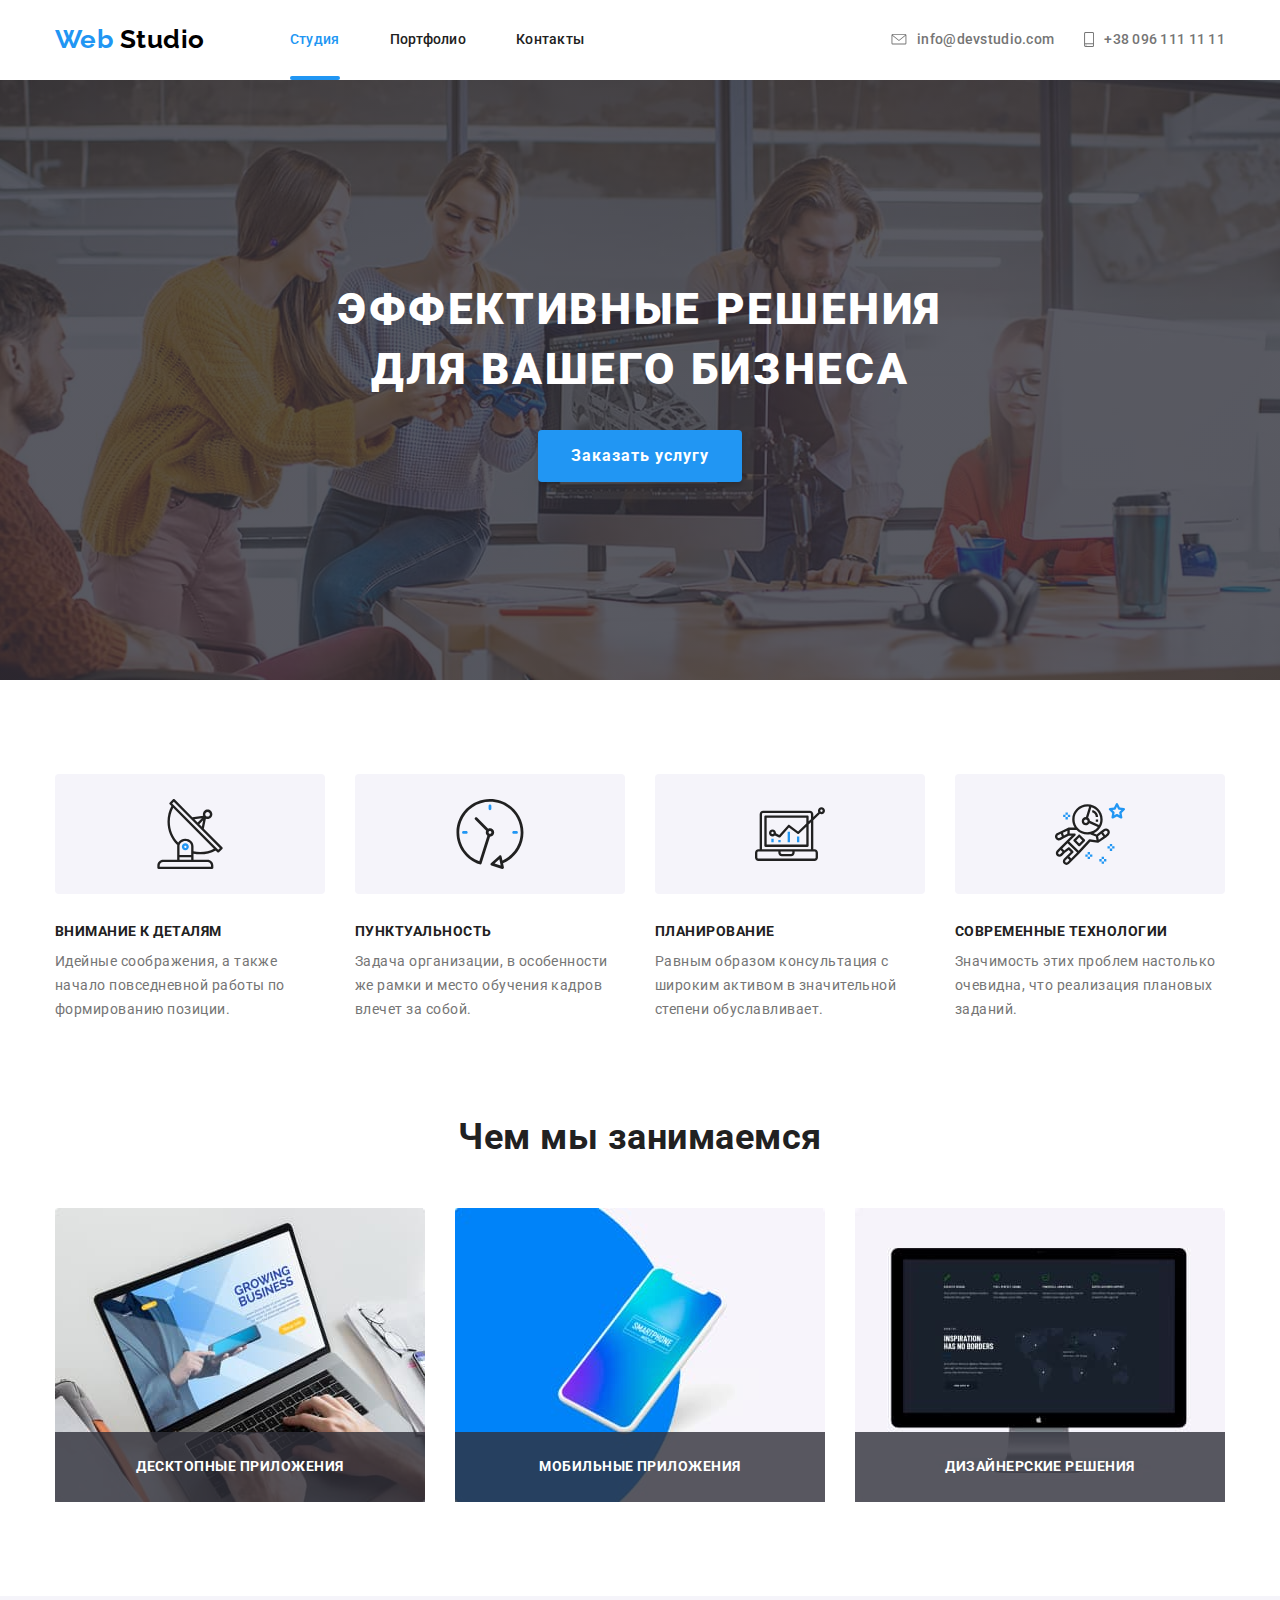
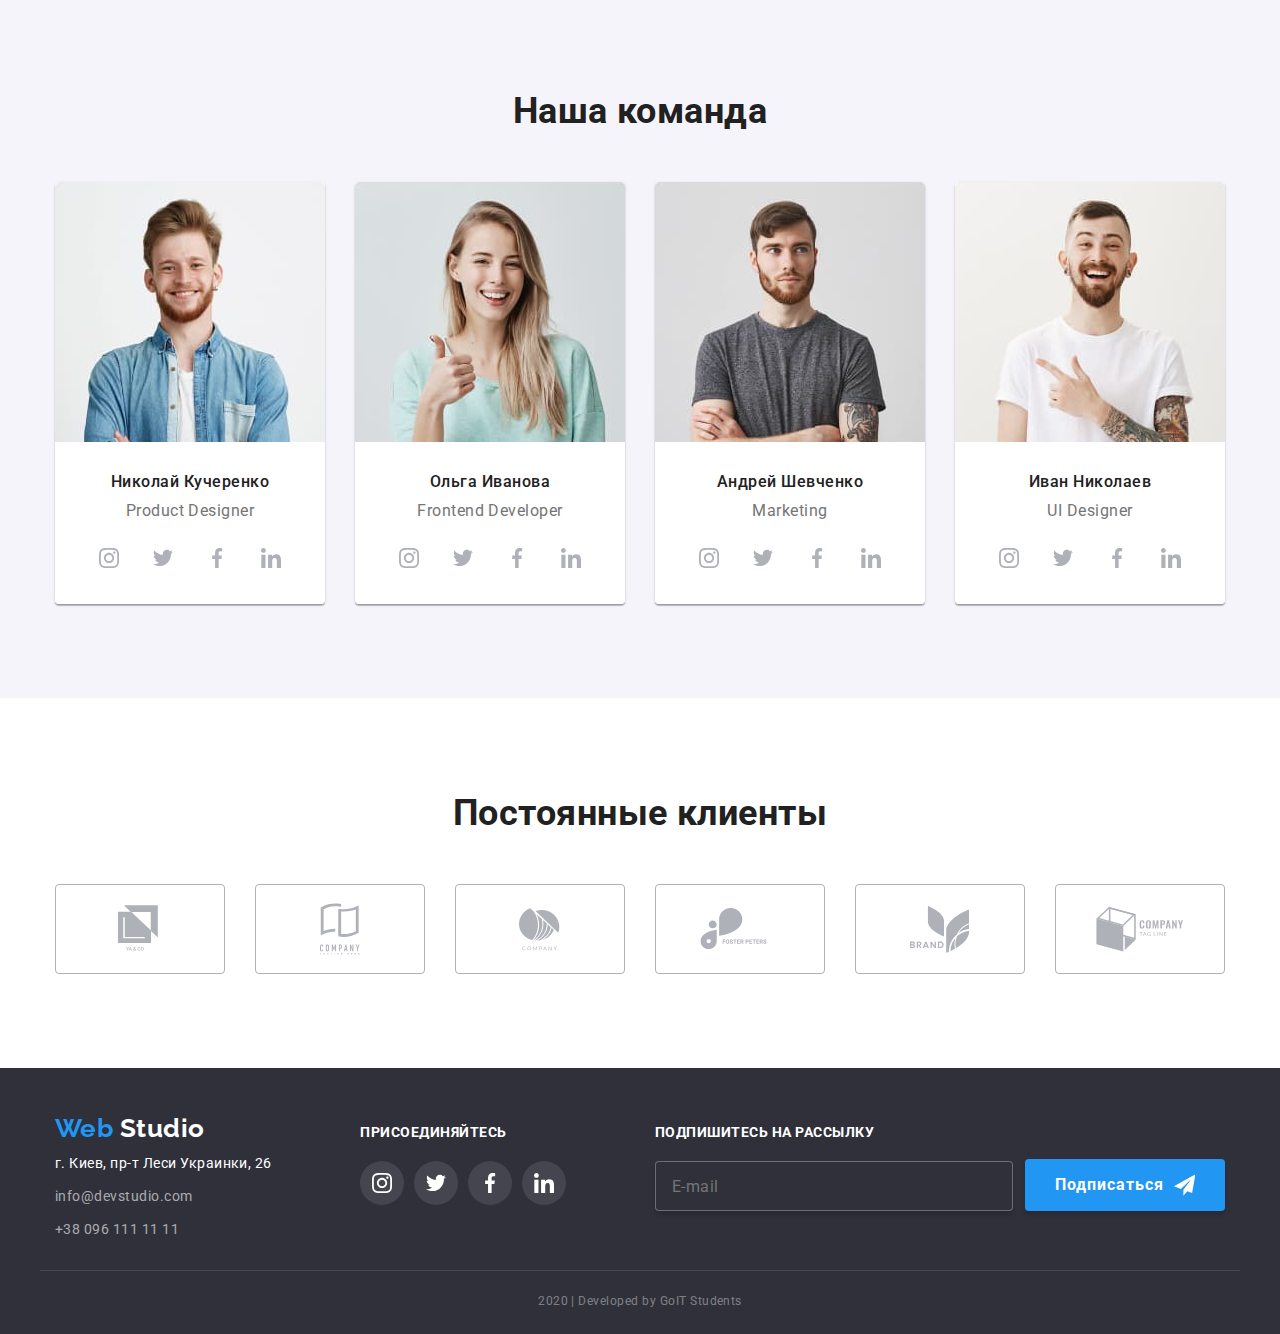
<file: index.html>
<!DOCTYPE html>
<html lang="ru">
  <head>
    <meta charset="UTF-8" />
    <meta name="viewport" content="width=device-width, initial-scale=1.0" />
    <title>Web Studio</title>
    <link
      href="https://fonts.googleapis.com/css2?family=Raleway:wght@700&family=Roboto:wght@400;500;700;900&display=swap"
      rel="stylesheet"
    />
    <link rel="stylesheet" href="./css/main.min.css" />
  </head>
  <body>
    <!-- Header -->
    <header class="page-header">
      <div class="container main-nav">
        <nav class="main-nav">
          <a href="./index.html" class="logo">
            <span class="logo-blue">Web</span> Studio
          </a>

          <!-- Navigation -->
          <ul class="site-nav list">
            <li class="item">
              <a href="./index.html" class="link current">Студия</a>
            </li>
            <li class="item">
              <a href="./portfolio.html" class="link">Портфолио</a>
            </li>
            <li class="item"><a href="/" class="link">Контакты</a></li>
          </ul>
        </nav>
        <div class="header-contacts">
          <ul class="contact-list">
            <li class="item">
              <a href="mailto:info@devstudio.com" class="contact-nav mail">
                <svg class="nav-icon">
                  <use href="./images/sprite.svg#icon-envelope"></use>
                </svg>
                info@devstudio.com</a
              >
            </li>
            <li class="item">
              <a href="tel:+380961111111" class="contact-nav tel">
                <svg class="nav-icon">
                  <use href="./images/sprite.svg#icon-smartphone"></use>
                </svg>
                +38 096 111 11 11</a
              >
            </li>
          </ul>
        </div>
      </div>
    </header>

    <!-- Hero -->
    <main>
      <div class="overlay">
        <section class="hero">
          <h1 class="hero-title">
            эффективные решения<br />для вашего бизнеса
          </h1>
          <button class="button-hero" type="submit" data-modal-open>
            Заказать услугу
          </button>
        </section>
      </div>

      <!-- Functions -->
      <section class="functions">
        <div class="container">
          <h2 class="visually-hidden">Функции</h2>
          <ul class="functions-list">
            <li class="item">
              <div class="icon-frame">
                <svg class="functions-icon">
                  <use href="./images/sprite.svg#icon-antenna"></use>
                </svg>
              </div>
              <h3 class="functions-title">Внимание к деталям</h3>
              <p class="functions-text">
                Идейные соображения, а также начало повседневной работы по
                формированию позиции.
              </p>
            </li>
            <li class="item">
              <div class="icon-frame">
                <svg class="functions-icon">
                  <use href="./images/sprite.svg#icon-clock"></use>
                </svg>
              </div>
              <h3 class="functions-title">Пунктуальность</h3>
              <p class="functions-text">
                Задача организации, в особенности же рамки и место обучения
                кадров влечет за собой.
              </p>
            </li>
            <li class="item">
              <div class="icon-frame">
                <svg class="functions-icon">
                  <use href="./images/sprite.svg#icon-diagram"></use>
                </svg>
              </div>
              <h3 class="functions-title">Планирование</h3>
              <p class="functions-text">
                Равным образом консультация с широким активом в значительной
                степени обуславливает.
              </p>
            </li>
            <li class="item">
              <div class="icon-frame">
                <svg class="functions-icon">
                  <use href="./images/sprite.svg#icon-astronaut"></use>
                </svg>
              </div>
              <h3 class="functions-title">Современные технологии</h3>
              <p class="functions-text">
                Значимость этих проблем настолько очевидна, что реализация
                плановых заданий.
              </p>
            </li>
          </ul>
        </div>
      </section>

      <!-- What are we doing -->
      <section class="work">
        <div class="container">
          <h2 class="work-title">Чем мы занимаемся</h2>
          <ul class="work-list">
            <li class="work-item">
              <a class="item" href="/">
                <img
                  src="./images/notebook.jpg"
                  alt="Изображение ноутбука"
                  width="370"
              /></a>
              <h3 class="work-text-white">Десктопные приложения</h3>
            </li>
            <li class="work-item">
              <a class="item" href="/">
                <img
                  src="./images/smartphone.jpg"
                  alt="Изображение смартфона"
                  width="370"
              /></a>
              <h3 class="work-text-white">Мобильные приложения</h3>
            </li>
            <li class="work-item">
              <a class="item" href="/">
                <img
                  src="./images/desktop.jpg"
                  alt="Изображение рабочего стола"
                  width="370"
              /></a>
              <h3 class="work-text-white">Дизайнерские решения</h3>
            </li>
          </ul>
        </div>
      </section>

      <!-- Team -->
      <section class="team">
        <div class="container">
          <h2 class="team-title">Наша команда</h2>
          <ul class="team-list">
            <li class="team-item">
              <div class="team-photo">
                <img
                  src="./images/nikolai.jpg"
                  alt="Дизайнер продукта"
                  width="270"
                />
              </div>
              <div class="team-item-info">
                <h3 class="team-list-item">Николай Кучеренко</h3>
                <p class="team-text">Product Designer</p>
                <ul class="social-list">
                  <li class="item">
                    <a
                      href="/"
                      class="social-link"
                      aria-label="Ссылка на Инстаграмм"
                    >
                      <svg class="social-icon">
                        <use href="./images/sprite.svg#icon-instagram"></use>
                      </svg>
                    </a>
                  </li>
                  <li class="item">
                    <a
                      href="/"
                      class="social-link"
                      aria-label="Ссылка на Твиттер"
                    >
                      <svg class="social-icon">
                        <use href="./images/sprite.svg#icon-twitter"></use></svg
                    ></a>
                  </li>
                  <li class="item">
                    <a
                      href="/"
                      class="social-link"
                      aria-label="Ссылка на Фейсбук"
                    >
                      <svg class="social-icon">
                        <use
                          href="./images/sprite.svg#icon-facebook"
                        ></use></svg
                    ></a>
                  </li>
                  <li class="item">
                    <a
                      href="/"
                      class="social-link"
                      aria-label="Ссылка на Линкедин"
                    >
                      <svg class="social-icon">
                        <use
                          href="./images/sprite.svg#icon-linkedin"
                        ></use></svg
                    ></a>
                  </li>
                </ul>
              </div>
            </li>
            <li class="team-item">
              <div class="team-photo">
                <img
                  src="./images/olga.jpg"
                  alt="Фронтенд разработчик"
                  width="270"
                />
              </div>
              <div class="team-item-info">
                <h3 class="team-list-item">Ольга Иванова</h3>
                <p class="team-text">Frontend Developer</p>
                <ul class="social-list">
                  <li class="item">
                    <a
                      href="/"
                      class="social-link"
                      aria-label="Ссылка на Инстаграмм"
                    >
                      <svg class="social-icon">
                        <use href="./images/sprite.svg#icon-instagram"></use>
                      </svg>
                    </a>
                  </li>
                  <li class="item">
                    <a
                      href="/"
                      class="social-link"
                      aria-label="Ссылка на Твиттер"
                    >
                      <svg class="social-icon">
                        <use href="./images/sprite.svg#icon-twitter"></use></svg
                    ></a>
                  </li>
                  <li class="item">
                    <a
                      href="/"
                      class="social-link"
                      aria-label="Ссылка на Фейсбук"
                    >
                      <svg class="social-icon">
                        <use
                          href="./images/sprite.svg#icon-facebook"
                        ></use></svg
                    ></a>
                  </li>
                  <li class="item">
                    <a
                      href="/"
                      class="social-link"
                      aria-label="Ссылка на Линкедин"
                    >
                      <svg class="social-icon">
                        <use
                          href="./images/sprite.svg#icon-linkedin"
                        ></use></svg
                    ></a>
                  </li>
                </ul>
              </div>
            </li>
            <li class="team-item">
              <div class="team-photo">
                <img src="./images/andrei.jpg" alt="Маркетолог" width="270" />
              </div>
              <div class="team-item-info">
                <h3 class="team-list-item">Андрей Шевченко</h3>
                <p class="team-text">Marketing</p>
                <ul class="social-list">
                  <li class="item">
                    <a
                      href="/"
                      class="social-link"
                      aria-label="Ссылка на Инстаграмм"
                    >
                      <svg class="social-icon">
                        <use href="./images/sprite.svg#icon-instagram"></use>
                      </svg>
                    </a>
                  </li>
                  <li class="item">
                    <a
                      href="/"
                      class="social-link"
                      aria-label="Ссылка на Твиттер"
                    >
                      <svg class="social-icon">
                        <use href="./images/sprite.svg#icon-twitter"></use></svg
                    ></a>
                  </li>
                  <li class="item">
                    <a
                      href="/"
                      class="social-link"
                      aria-label="Ссылка на Фейсбук"
                    >
                      <svg class="social-icon">
                        <use
                          href="./images/sprite.svg#icon-facebook"
                        ></use></svg
                    ></a>
                  </li>
                  <li class="item">
                    <a
                      href="/"
                      class="social-link"
                      aria-label="Ссылка на Линкедин"
                    >
                      <svg class="social-icon">
                        <use
                          href="./images/sprite.svg#icon-linkedin"
                        ></use></svg
                    ></a>
                  </li>
                </ul>
              </div>
            </li>
            <li class="team-item">
              <div class="team-photo">
                <img
                  src="./images/ivan.jpg"
                  alt="Дизайнер интерфейса"
                  width="270"
                />
              </div>
              <div class="team-item-info">
                <h3 class="team-list-item">Иван Николаев</h3>
                <p class="team-text">UI Designer</p>
                <ul class="social-list">
                  <li class="item">
                    <a
                      href="/"
                      class="social-link"
                      aria-label="Ссылка на Инстаграмм"
                    >
                      <svg class="social-icon">
                        <use href="./images/sprite.svg#icon-instagram"></use>
                      </svg>
                    </a>
                  </li>
                  <li class="item">
                    <a
                      href="/"
                      class="social-link"
                      aria-label="Ссылка на Твиттер"
                    >
                      <svg class="social-icon">
                        <use href="./images/sprite.svg#icon-twitter"></use></svg
                    ></a>
                  </li>
                  <li class="item">
                    <a
                      href="/"
                      class="social-link"
                      aria-label="Ссылка на Фейсбук"
                    >
                      <svg class="social-icon">
                        <use
                          href="./images/sprite.svg#icon-facebook"
                        ></use></svg
                    ></a>
                  </li>
                  <li class="item">
                    <a
                      href="/"
                      class="social-link"
                      aria-label="Ссылка на Линкедин"
                    >
                      <svg class="social-icon">
                        <use
                          href="./images/sprite.svg#icon-linkedin"
                        ></use></svg
                    ></a>
                  </li>
                </ul>
              </div>
            </li>
          </ul>
        </div>
      </section>

      <!-- Customers -->
      <section class="clients">
        <div class="container">
          <h2 class="clients-title">Постоянные клиенты</h2>
          <ul class="clients-list">
            <li class="clients-item">
              <a class="clients-link" href="/">
                <svg class="clients-icon" width="44" height="49">
                  <use href="./images/sprite.svg#icon-Client1"></use>
                </svg>
              </a>
            </li>
            <li class="clients-item">
              <a class="clients-link" href="/">
                <svg class="clients-icon" width="40" height="52">
                  <use href="./images/sprite.svg#icon-Client2"></use></svg
              ></a>
            </li>
            <li class="clients-item">
              <a class="clients-link" href="/">
                <svg class="clients-icon" width="41" height="43">
                  <use href="./images/sprite.svg#icon-Client3"></use></svg
              ></a>
            </li>
            <li class="clients-item">
              <a class="clients-link" href="/">
                <svg class="clients-icon" width="80" height="42">
                  <use href="./images/sprite.svg#icon-Client4"></use></svg
              ></a>
            </li>
            <li class="clients-item">
              <a class="clients-link" href="/">
                <svg class="clients-icon" width="59" height="47">
                  <use href="./images/sprite.svg#icon-Client5"></use></svg
              ></a>
            </li>
            <li class="clients-item">
              <a class="clients-link" href="/">
                <svg class="clients-icon" width="88" height="45">
                  <use href="./images/sprite.svg#icon-Client6"></use></svg
              ></a>
            </li>
          </ul>
        </div>
      </section>
    </main>

    <!-- Footer -->
    <footer>
      <div class="container">
        <div class="footer-page">
          <div class="footer-main">
            <a href="./index.html" class="logo-footer">
              <span class="logo-blue">Web</span>
              <span class="logo-white">Studio</span>
            </a>
            <address>
              <span class="adress-title">г. Киев, пр-т Леси Украинки, 26</span>
              <a href="mailto:info@devstudio.com" class="contact"
                >info@devstudio.com</a
              >
              <a href="tel:+380961111111" class="contact">+38 096 111 11 11</a>
            </address>
          </div>
          <div class="join">
            <b class="join-title">Присоединяйтесь</b>
            <ul class="join-list">
              <li class="item">
                <a
                  href="/"
                  class="social-link"
                  aria-label="Ссылка на Инстаграмм"
                  ><svg class="social-icon">
                    <use href="./images/sprite.svg#icon-instagram"></use></svg
                ></a>
              </li>
              <li class="item">
                <a href="/" class="social-link" aria-label="Ссылка на Твиттер"
                  ><svg class="social-icon">
                    <use href="./images/sprite.svg#icon-twitter"></use></svg
                ></a>
              </li>
              <li class="item">
                <a href="/" class="social-link" aria-label="Ссылка на Фейсбук"
                  ><svg class="social-icon">
                    <use href="./images/sprite.svg#icon-facebook"></use></svg
                ></a>
              </li>
              <li class="item">
                <a href="/" class="social-link" aria-label="Ссылка на Линкедин"
                  ><svg class="social-icon">
                    <use href="./images/sprite.svg#icon-linkedin"></use></svg
                ></a>
              </li>
            </ul>
          </div>
          <form class="subscribe">
            <label>
              <b class="subscribe-title">Подпишитесь на рассылку</b>
              <input
                type="email"
                class="input-footer"
                name="email"
                placeholder="E-mail"
              />
            </label>
            <button class="button-footer" type="submit">
              Подписаться
              <svg class="subscribe-icon">
                <use href="./images/sprite.svg#icon-plane"></use>
              </svg>
            </button>
          </form>
        </div>
      </div>
      <p class="copyright container">2020 | Developed by GoIT Students</p>
    </footer>

    <!-- Modal window -->
    <div class="backdrop is-hidden" data-modal>
      <div class="modal">
        <form class="form js-speaker-form">
          <b class="call-modal">Оставьте свои данные, мы вам перезвоним</b>
          <label class="label">
            <input type="text" name="name" class="form-field" placeholder=" " />
            <span class="label-title">Имя</span>
            <svg class="icon-input">
              <use href="./images/sprite.svg#icon-person"></use>
            </svg>
          </label>
          <label class="label">
            <input type="tel" name="tel" class="form-field" placeholder=" " />
            <span class="label-title">Телефон</span>
            <svg class="icon-input">
              <use href="./images/sprite.svg#icon-phone"></use>
            </svg>
          </label>
          <label class="label">
            <input
              type="email"
              name="email"
              class="form-field"
              placeholder=" "
            />
            <span class="label-title">Почта</span>
            <svg class="icon-input">
              <use href="./images/sprite.svg#icon-email"></use>
            </svg>
          </label>
          <div class="form-field-comment">
            <textarea
              name="comment"
              class="comment"
              rows="6"
              placeholder=" "
            ></textarea>
            <label class="textarea-title">Комментарий</label>
          </div>
          <label class="checkbox-label">
            <input class="checkbox" type="checkbox" name="agreement" />
            <span class="checkbox-icon"></span>
            <span class="check-text"
              >Соглашаюсь с рассылкой и принимаю
              <a href="/">Условия договора</a></span
            >
          </label>
          <button class="send" type="submit">Отправить</button>
        </form>
        <button class="close-modal" data-modal-close>
          <svg class="icon-close">
            <use href="./images/sprite.svg#icon-close"></use>
          </svg>
        </button>
      </div>
    </div>
    <script src="./js/modal.js"></script>
    <script src="./js/form.js"></script>
  </body>
</html>
</file>
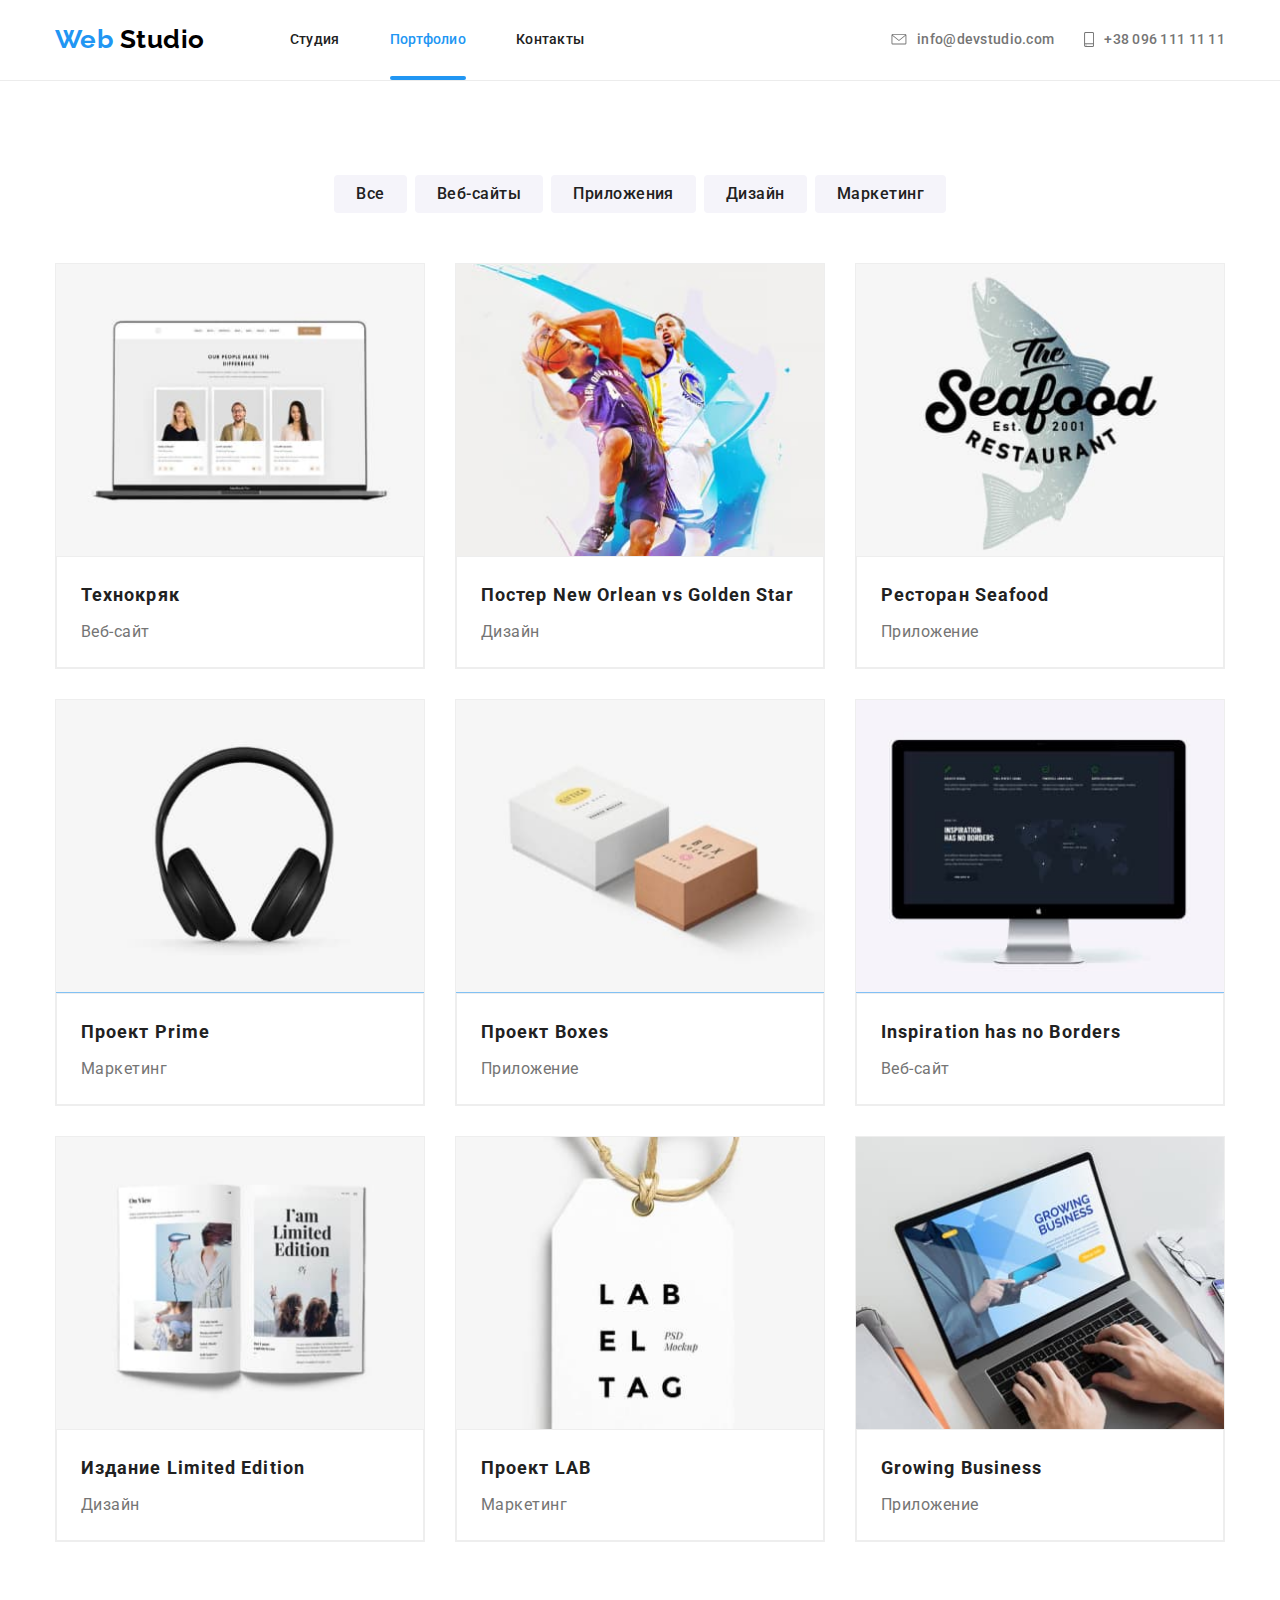
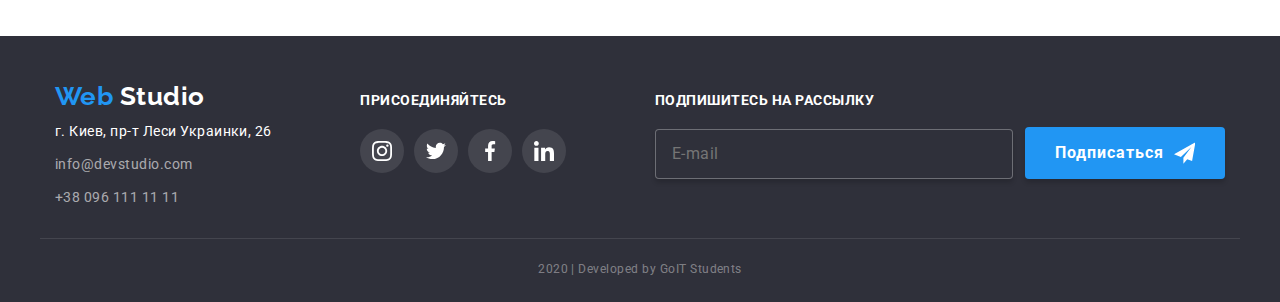
<file: portfolio.html>
<!DOCTYPE html>
<html lang="ru">
  <head>
    <meta charset="UTF-8" />
    <meta name="viewport" content="width=device-width, initial-scale=1.0" />
    <title>Web Studio</title>
    <link
      href="https://fonts.googleapis.com/css2?family=Raleway:wght@700&family=Roboto:wght@400;500;700;900&display=swap"
      rel="stylesheet"
    />
    <link rel="stylesheet" href="./css/main.min.css" />
  </head>

  <body>
    <!-- Header -->
    <header class="page-header-portfolio">
      <div class="container main-nav">
        <nav class="main-nav">
          <a href="./index.html" class="logo">
            <span class="logo-blue">Web</span> Studio
          </a>

          <!-- Navigation -->
          <ul class="site-nav list">
            <li class="item">
              <a href="./index.html" class="link">Студия</a>
            </li>
            <li class="item">
              <a href="./portfolio.html" class="link current">Портфолио</a>
            </li>
            <li class="item"><a href="/" class="link">Контакты</a></li>
          </ul>
        </nav>
        <div class="header-contacts">
          <ul class="contact-list">
            <li class="item">
              <a href="mailto:info@devstudio.com" class="contact-nav mail">
                <svg class="nav-icon">
                  <use href="./images/sprite.svg#icon-envelope"></use>
                </svg>
                info@devstudio.com</a
              >
            </li>
            <li class="item">
              <a href="tel:+380961111111" class="contact-nav tel">
                <svg class="nav-icon">
                  <use href="./images/sprite.svg#icon-smartphone"></use>
                </svg>
                +38 096 111 11 11</a
              >
            </li>
          </ul>
        </div>
      </div>
    </header>

    <!-- Projects -->
    <main>
      <section class="projects">
        <div class="container">
          <h1 class="visually-hidden">Наши проекты</h1>
          <ul class="filter">
            <li class="filter-item">
              <button type="button" class="press">Все</button>
            </li>
            <li class="filter-item">
              <button type="button" class="press">Веб-сайты</button>
            </li>
            <li class="filter-item">
              <button type="button" class="press">Приложения</button>
            </li>
            <li class="filter-item">
              <button type="button" class="press">Дизайн</button>
            </li>
            <li class="filter-item">
              <button type="button" class="press">Маркетинг</button>
            </li>
          </ul>
          <ul class="projects-list">
            <li class="projects-item">
              <a class="projects-link" href="">
                <div class="projects-relative">
                  <img
                    src="./images/website.jpg"
                    alt="Изображение баскетболистов"
                    width="370"
                  />
                  <p class="projects-slogan">
                    Технокряк это современная площадка распространения
                    коронавируса. Компании используют эту платформу для
                    цифрового шпионажа и атак на защищённые сервера конкурентов.
                  </p>
                </div>
                <div class="projects-info">
                  <h2 class="projects-title">
                    Технокряк
                  </h2>
                  <p class="projects-text">Веб-сайт</p>
                </div>
              </a>
            </li>
            <li class="projects-item">
              <a class="projects-link" href="">
                <div class="projects-relative">
                  <img
                    src="./images/basketball.jpg"
                    alt="Изображение баскетболистов"
                    width="370"
                  />
                  <p class="projects-slogan">
                    Технокряк это современная площадка распространения
                    коронавируса. Компании используют эту платформу для
                    цифрового шпионажа и атак на защищённые сервера конкурентов.
                  </p>
                </div>
                <div class="projects-info">
                  <h2 class="projects-title">
                    Постер New Orlean vs Golden Star
                  </h2>
                  <p class="projects-text">Дизайн</p>
                </div>
              </a>
            </li>

            <li class="projects-item">
              <a class="projects-link" href=""
                ><div class="projects-relative">
                  <img
                    src="./images/seafood.jpg"
                    alt="Логотип ресторана"
                    width="370"
                  />
                  <p class="projects-slogan">
                    Технокряк это современная площадка распространения
                    коронавируса. Компании используют эту платформу для
                    цифрового шпионажа и атак на защищённые сервера конкурентов.
                  </p>
                </div>
                <div class="projects-info">
                  <h2 class="projects-title">Ресторан Seafood</h2>
                  <p class="projects-text">Приложение</p>
                </div>
              </a>
            </li>

            <li class="projects-item">
              <a class="projects-link" href=""
                ><div class="projects-relative">
                  <img
                    src="./images/prime.jpg"
                    alt="Изображение наушников"
                    width="370"
                  />
                  <p class="projects-slogan">
                    Технокряк это современная площадка распространения
                    коронавируса. Компании используют эту платформу для
                    цифрового шпионажа и атак на защищённые сервера конкурентов.
                  </p>
                </div>
                <div class="projects-info">
                  <h2 class="projects-title">Проект Prime</h2>
                  <p class="projects-text">Маркетинг</p>
                </div>
              </a>
            </li>
            <li class="projects-item">
              <a class="projects-link" href=""
                ><div class="projects-relative">
                  <img
                    src="./images/boxes.jpg"
                    alt="Изображение двух коробок"
                    width="370"
                  />
                  <p class="projects-slogan">
                    Технокряк это современная площадка распространения
                    коронавируса. Компании используют эту платформу для
                    цифрового шпионажа и атак на защищённые сервера конкурентов.
                  </p>
                </div>
                <div class="projects-info">
                  <h2 class="projects-title">Проект Boxes</h2>
                  <p class="projects-text">Приложение</p>
                </div>
              </a>
            </li>
            <li class="projects-item">
              <a class="projects-link" href=""
                ><div class="projects-relative">
                  <img
                    src="./images/website2.jpg"
                    alt="Изображение старницы веб-сайта"
                    width="370"
                  />
                  <p class="projects-slogan">
                    Технокряк это современная площадка распространения
                    коронавируса. Компании используют эту платформу для
                    цифрового шпионажа и атак на защищённые сервера конкурентов.
                  </p>
                </div>
                <div class="projects-info">
                  <h2 class="projects-title">Inspiration has no Borders</h2>
                  <p class="projects-text">Веб-сайт</p>
                </div>
              </a>
            </li>
            <li class="projects-item">
              <a class="projects-link" href=""
                ><div class="projects-relative">
                  <img
                    src="./images/book.jpg"
                    alt="Изображение развернутой книги"
                    width="370"
                  />
                  <p class="projects-slogan">
                    Технокряк это современная площадка распространения
                    коронавируса. Компании используют эту платформу для
                    цифрового шпионажа и атак на защищённые сервера конкурентов.
                  </p>
                </div>
                <div class="projects-info">
                  <h2 class="projects-title">Издание Limited Edition</h2>
                  <p class="projects-text">Дизайн</p>
                </div>
              </a>
            </li>
            <li class="projects-item">
              <a class="projects-link" href=""
                ><div class="projects-relative">
                  <img
                    src="./images/lab.jpg"
                    alt="Изображение макета логотипа"
                    width="370"
                  />
                  <p class="projects-slogan">
                    Технокряк это современная площадка распространения
                    коронавируса. Компании используют эту платформу для
                    цифрового шпионажа и атак на защищённые сервера конкурентов.
                  </p>
                </div>
                <div class="projects-info">
                  <h2 class="projects-title">Проект LAB</h2>
                  <p class="projects-text">Маркетинг</p>
                </div>
              </a>
            </li>
            <li class="projects-item">
              <a class="projects-link" href=""
                ><div class="projects-relative">
                  <img
                    src="./images/business.jpg"
                    alt="Изображение страницы веб-сайта"
                    width="370"
                  />
                  <p class="projects-slogan">
                    Технокряк это современная площадка распространения
                    коронавируса. Компании используют эту платформу для
                    цифрового шпионажа и атак на защищённые сервера конкурентов.
                  </p>
                </div>
                <div class="projects-info">
                  <h2 class="projects-title">Growing Business</h2>
                  <p class="projects-text">Приложение</p>
                </div>
              </a>
            </li>
          </ul>
        </div>
      </section>
    </main>

    <!-- Footer -->
    <footer>
      <div class="container">
        <div class="footer-page">
          <div class="footer-main">
            <a href="./index.html" class="logo-footer">
              <span class="logo-blue">Web</span>
              <span class="logo-white">Studio</span>
            </a>
            <address>
              <span class="adress-title">г. Киев, пр-т Леси Украинки, 26</span>
              <a href="mailto:info@devstudio.com" class="contact"
                >info@devstudio.com</a
              >
              <a href="tel:+380961111111" class="contact">+38 096 111 11 11</a>
            </address>
          </div>
          <div class="join">
            <b class="join-title">Присоединяйтесь</b>
            <ul class="join-list">
              <li class="item">
                <a
                  href="/"
                  class="social-link"
                  aria-label="Ссылка на Инстаграмм"
                >
                  <svg class="social-icon">
                    <use href="./images/sprite.svg#icon-instagram"></use>
                  </svg>
                </a>
              </li>
              <li class="item">
                <a href="/" class="social-link" aria-label="Ссылка на Твиттер">
                  <svg class="social-icon">
                    <use href="./images/sprite.svg#icon-twitter"></use>
                  </svg>
                </a>
              </li>
              <li class="item">
                <a href="/" class="social-link" aria-label="Ссылка на Фейсбук">
                  <svg class="social-icon">
                    <use href="./images/sprite.svg#icon-facebook"></use>
                  </svg>
                </a>
              </li>
              <li class="item">
                <a href="/" class="social-link" aria-label="Ссылка на Линкедин">
                  <svg class="social-icon">
                    <use href="./images/sprite.svg#icon-linkedin"></use>
                  </svg>
                </a>
              </li>
            </ul>
          </div>
          <form class="subscribe">
            <label>
              <b class="subscribe-title">Подпишитесь на рассылку</b>
              <input
                type="email"
                class="input-footer"
                name="email"
                placeholder="E-mail"
              />
            </label>
            <button class="button-footer" type="submit">
              Подписаться
              <svg class="subscribe-icon">
                <use href="./images/sprite.svg#icon-plane"></use>
              </svg>
            </button>
          </form>
        </div>
      </div>
      <p class="copyright container">2020 | Developed by GoIT Students</p>
    </footer>
  </body>
</html>
</file>
<file: css/main.min.css>
.logo,.logo-footer{font-family:Raleway, sans-serif;font-weight:700;font-size:26px;line-height:1.19}.button-hero,.button-footer,.send{display:inline-block;border:1px solid transparent;min-width:200px;background-color:#2196f3;color:#fff;font-weight:700;font-size:16px;line-height:1.87;letter-spacing:0.06em;-webkit-box-shadow:0px 4px 4px rgba(0,0,0,0.15);box-shadow:0px 4px 4px rgba(0,0,0,0.15);border-radius:4px;cursor:pointer;outline:none;-webkit-transition:-webkit-box-shadow 250ms cubic-bezier(0.4, 0, 0.2, 1);transition:-webkit-box-shadow 250ms cubic-bezier(0.4, 0, 0.2, 1);transition:box-shadow 250ms cubic-bezier(0.4, 0, 0.2, 1);transition:box-shadow 250ms cubic-bezier(0.4, 0, 0.2, 1), -webkit-box-shadow 250ms cubic-bezier(0.4, 0, 0.2, 1)}.button-hero:hover,.button-footer:hover,.send:hover,.button-hero:focus,.button-footer:focus,.send:focus{-webkit-box-shadow:0px 4px 4px rgba(0,0,0,0.3);box-shadow:0px 4px 4px rgba(0,0,0,0.3)}.button-hero:active,.button-footer:active,.send:active{-webkit-box-shadow:inset 0px 2px 2px rgba(0,0,0,0.3);box-shadow:inset 0px 2px 2px rgba(0,0,0,0.3)}.work-title,.team-title,.clients-title{margin-bottom:50px;color:#212121;font-weight:700;font-size:36px;line-height:1.17;text-align:center}*,*::before,*::after{-webkit-box-sizing:border-box;box-sizing:border-box}:root{-moz-tab-size:4;-o-tab-size:4;tab-size:4}html{line-height:1.15;-webkit-text-size-adjust:100%}body{margin:0}body{font-family:system-ui,-apple-system,"Segoe UI",Roboto,Helvetica,Arial,sans-serif,"Apple Color Emoji","Segoe UI Emoji"}hr{height:0}abbr[title]{-webkit-text-decoration:underline dotted;text-decoration:underline dotted}b,strong{font-weight:bolder}code,kbd,samp,pre{font-family:SFMono-Regular, Consolas, 'Liberation Mono', Menlo, monospace;font-size:1em}small{font-size:80%}sub,sup{font-size:75%;line-height:0;position:relative;vertical-align:baseline}sub{bottom:-0.25em}sup{top:-0.5em}button,input,optgroup,select,textarea{font-family:inherit;font-size:100%;line-height:1.15;margin:0}button,select{text-transform:none}button,[type='button'],[type='reset'],[type='submit']{-webkit-appearance:button}button::-moz-focus-inner,[type='button']::-moz-focus-inner,[type='reset']::-moz-focus-inner,[type='submit']::-moz-focus-inner{border-style:none;padding:0}button:-moz-focusring,[type='button']:-moz-focusring,[type='reset']:-moz-focusring,[type='submit']:-moz-focusring{outline:1px dotted ButtonText}fieldset{padding:0.35em 0.75em 0.625em}legend{padding:0}progress{vertical-align:baseline}[type='number']::-webkit-inner-spin-button,[type='number']::-webkit-outer-spin-button{height:auto}[type='search']{-webkit-appearance:textfield;outline-offset:-2px}[type='search']::-webkit-search-decoration{-webkit-appearance:none}::-webkit-file-upload-button{-webkit-appearance:button;font:inherit}summary{display:list-item}.visually-hidden{position:absolute;width:1px;height:1px;margin:-1px;border:0;padding:0;clip:rect(0 0 0 0);overflow:hidden}ul{list-style:none;padding:0;margin:0}h1,h2,h3,h4,p{margin-top:0;margin-bottom:0}body{margin:0px;background-color:#fff;color:#212121;font-family:Roboto, sans-serif;letter-spacing:0.03em}a{text-decoration:none}img{display:block;max-width:100%;height:auto}.container{margin-left:auto;margin-right:auto;width:1200px;padding-left:15px;padding-right:15px}.logo{padding-top:24px;padding-bottom:25px;color:#000000}.logo-blue{color:#2196f3}.logo-white{color:#fff}.site-nav{display:-webkit-box;display:-ms-flexbox;display:flex;margin-left:85px}.site-nav .item:not(:last-child){margin-right:50px}.site-nav .link{display:block;padding-top:32px;padding-bottom:32px;color:#212121;font-weight:500;font-size:14px;line-height:1.14;letter-spacing:0.02em;-webkit-transition:color 250ms cubic-bezier(0.4, 0, 0.2, 1);transition:color 250ms cubic-bezier(0.4, 0, 0.2, 1)}.site-nav .link:hover,.site-nav .link:focus{color:#2196f3}.site-nav .link.current{position:relative;color:#2196f3}.site-nav .link.current::after{display:block;content:'';position:absolute;bottom:0;width:100%;height:4px;background-color:#2196f3;border-radius:2px}.header-contacts{display:-webkit-box;display:-ms-flexbox;display:flex;margin-left:auto}.contact-list{display:-webkit-box;display:-ms-flexbox;display:flex;-webkit-box-align:center;-ms-flex-align:center;align-items:center;padding-top:32px;padding-bottom:32px}.contact-list .item+.item{margin-left:30px}.contact-list .contact-nav{display:-webkit-box;display:-ms-flexbox;display:flex;-webkit-box-align:center;-ms-flex-align:center;align-items:center;color:#757575;font-weight:500;font-size:14px;line-height:1.14;letter-spacing:0.02em;-webkit-transition:color 250ms cubic-bezier(0.4, 0, 0.2, 1);transition:color 250ms cubic-bezier(0.4, 0, 0.2, 1)}.contact-list .contact-nav:hover,.contact-list .contact-nav:focus{color:#2196f3}.nav-icon{margin-right:10px;fill:currentColor}.mail .nav-icon{width:16px;height:11.2px}.tel .nav-icon{width:10px;height:15px}.page-header-portfolio{border-bottom:1px solid #ececec}.main-nav{display:-webkit-box;display:-ms-flexbox;display:flex;-webkit-box-align:center;-ms-flex-align:center;align-items:center}.overlay{max-width:1600px;height:600px;margin-left:auto;margin-right:auto;background-color:#757575;background-image:-webkit-gradient(linear, left top, left bottom, from(rgba(47,48,58,0.8)), to(rgba(47,48,58,0.8))),url(../images/headerimg.jpg);background-image:linear-gradient(rgba(47,48,58,0.8), rgba(47,48,58,0.8)),url(../images/headerimg.jpg);background-repeat:no-repeat;background-position:center;background-size:cover}.hero{text-align:center}.hero-title{padding-top:200px;margin-bottom:30px;color:#fff;font-weight:900;font-size:44px;line-height:1.36;letter-spacing:0.06em;text-transform:uppercase}.button-hero{padding:10px 32px}.functions{padding-top:94px;padding-bottom:94px}.functions-list{display:-webkit-box;display:-ms-flexbox;display:flex}.functions-list .item{display:block;width:calc((100% - 90px) / 4)}.functions-list .item:not(:last-child){margin-right:30px}.icon-frame{display:-webkit-inline-box;display:-ms-inline-flexbox;display:inline-flex;width:100%;height:120px;-webkit-box-align:center;-ms-flex-align:center;align-items:center;border-radius:4px;background-color:#f5f4fa;margin-bottom:30px}.functions-icon{margin:auto;width:70px;height:70px}.functions-title{margin-bottom:10px;color:#212121;font-weight:700;font-size:14px;line-height:1.14;text-transform:uppercase}.functions-text{color:#757575;font-size:14px;line-height:1.71}.work{padding-bottom:94px}.work-list{display:-webkit-box;display:-ms-flexbox;display:flex;-webkit-box-pack:justify;-ms-flex-pack:justify;justify-content:space-between}.work-list .work-item:not(:last-child){margin-right:30px}.work-list .work-item{position:relative}.work-text-white{position:absolute;right:0;bottom:0;left:0;color:#fff;font-weight:700;font-size:14px;line-height:1.14;text-transform:uppercase;text-align:center;padding-top:27px;padding-bottom:27px;background-color:rgba(47,48,58,0.8)}.team{padding-top:94px;padding-bottom:94px;background-color:#f5f4fa}.team-list{display:-webkit-box;display:-ms-flexbox;display:flex;-webkit-box-pack:justify;-ms-flex-pack:justify;justify-content:space-between}.team-list .team-item:not(:last-child){margin-right:30px}.team-item{border-radius:4px;-webkit-box-shadow:0px 2px 1px rgba(0,0,0,0.2),0px 1px 1px rgba(0,0,0,0.14),0px 1px 3px rgba(0,0,0,0.12);box-shadow:0px 2px 1px rgba(0,0,0,0.2),0px 1px 1px rgba(0,0,0,0.14),0px 1px 3px rgba(0,0,0,0.12);overflow:hidden}.team-item-info{text-align:center;padding:30px 32px 24px;background:#fff}.team-list-item{margin-bottom:10px;color:#212121;font-weight:500;font-size:16px;line-height:1.19}.team-text{margin-bottom:16px;color:#757575;font-size:16px;line-height:1.19}.social-list{display:-webkit-box;display:-ms-flexbox;display:flex;-webkit-box-pack:center;-ms-flex-pack:center;justify-content:center}.social-list .item:not(:last-child){margin-right:10px}.social-link{display:-webkit-inline-box;display:-ms-inline-flexbox;display:inline-flex;width:44px;height:44px;border-radius:50%;cursor:pointer;color:#afb1b8;-webkit-transition:background-color 250ms cubic-bezier(0.4, 0, 0.2, 1);transition:background-color 250ms cubic-bezier(0.4, 0, 0.2, 1)}.social-link:hover,.social-link:focus{background-color:#2196f3}.social-icon{margin:auto;width:20px;height:20px;fill:currentColor;-webkit-transition:fill 250ms cubic-bezier(0.4, 0, 0.2, 1);transition:fill 250ms cubic-bezier(0.4, 0, 0.2, 1)}.social-link:hover .social-icon,.social-link:focus .social-icon{fill:#fff}.clients{padding-top:94px;padding-bottom:94px}.clients-list{display:-webkit-box;display:-ms-flexbox;display:flex}.clients-item{display:block;width:calc((100% - 150px) / 6);height:90px;border:1px solid #afb1b8;border-radius:4px;text-align:center;-webkit-transition:border 250ms cubic-bezier(0.4, 0, 0.2, 1);transition:border 250ms cubic-bezier(0.4, 0, 0.2, 1)}.clients-item:hover,.clients-item:focus{border:1px solid #2196f3}.clients-item:not(:last-child){margin-right:30px}.clients-link{display:-webkit-inline-box;display:-ms-inline-flexbox;display:inline-flex;-webkit-box-align:center;-ms-flex-align:center;align-items:center;width:100%;height:100%;color:#afb1b8;background-color:transparent}.clients-icon{margin:auto;fill:currentColor;-webkit-transition:fill 250ms cubic-bezier(0.4, 0, 0.2, 1);transition:fill 250ms cubic-bezier(0.4, 0, 0.2, 1)}.clients-list .clients-link:hover .clients-icon,.clients-list .clients-link:focus .clients-icon{fill:#2196f3}footer{background-color:#2f303a}.logo-footer{display:block;margin-bottom:8px}.footer-page{display:-webkit-box;display:-ms-flexbox;display:flex;-webkit-box-pack:justify;-ms-flex-pack:justify;justify-content:space-between;-webkit-box-align:baseline;-ms-flex-align:baseline;align-items:baseline;padding-top:45px}address{display:-webkit-box;display:-ms-flexbox;display:flex;-webkit-box-orient:vertical;-webkit-box-direction:normal;-ms-flex-direction:column;flex-direction:column}.adress-title{margin-bottom:9px;color:#fff;font-style:normal;font-size:14px;line-height:1.71}.contact{color:rgba(255,255,255,0.6);margin-bottom:9px;font-style:normal;font-size:14px;line-height:1.71}.contact:last-child{margin-bottom:28px}.join-title{display:block;color:#fff;margin-bottom:20px;font-weight:700;font-size:14px;line-height:1.14;text-transform:uppercase}.join-list{display:-webkit-box;display:-ms-flexbox;display:flex;-webkit-box-align:center;-ms-flex-align:center;align-items:center;-webkit-box-pack:center;-ms-flex-pack:center;justify-content:center}.join-list .social-link:hover,.join-list .social-link:focus{background-color:#2196f3}.join-list .item:not(:last-child){margin-right:10px}.join .social-link{background-color:rgba(255,255,255,0.1)}.join .social-icon{fill:#fff}.subscribe{display:-webkit-box;display:-ms-flexbox;display:flex;-webkit-box-align:end;-ms-flex-align:end;align-items:flex-end;width:570px}.input-footer{display:inline-block;width:358px;height:50px;margin-right:12px;padding:15px 16px;background-color:#2f303a;border:1px solid rgba(255,255,255,0.3);-webkit-box-shadow:0px 4px 4px rgba(0,0,0,0.15);box-shadow:0px 4px 4px rgba(0,0,0,0.15);border-radius:4px;font-weight:400;font-size:16px;line-height:1.25;letter-spacing:0.03em;color:rgba(255,255,255,0.6)}.input-footer:focus,.input-footer:active{outline:transparent;border:1px solid #2196f3}.subscribe-title{display:block;color:#fff;margin-bottom:20px;font-weight:700;font-size:14px;line-height:1.14;text-transform:uppercase}.button-footer{display:-webkit-inline-box;display:-ms-inline-flexbox;display:inline-flex;padding:10px 29px;-webkit-box-align:center;-ms-flex-align:center;align-items:center}.subscribe-icon{margin-left:10px;width:24px;height:24px;fill:currentColor}.copyright{display:block;font-size:12px;line-height:2;text-align:center;color:rgba(255,255,255,0.4);padding-top:18px;padding-bottom:21px;border-top:1px solid rgba(255,255,255,0.1)}.checkbox-label{display:-webkit-box;display:-ms-flexbox;display:flex;-webkit-box-align:center;-ms-flex-align:center;align-items:center;margin-bottom:30px}.checkbox{position:absolute;width:1px;height:1px;margin:-1px;border:0;padding:0;clip:rect(0 0 0 0);overflow:hidden}.checkbox-icon{display:inline-block;margin-right:8px;width:16px;height:15px;border:2px solid #212121;border-radius:2px}.checkbox:checked+.checkbox-icon{border-color:#2196f3;background-color:#2196f3;background-image:url(../images/icon-check.svg);background-size:contain;background-origin:border-box}.check-text{color:#757575;font-size:14px;line-height:1.71}.check-text a{color:#2196f3;text-decoration:underline}.close-modal{position:absolute;top:8px;right:8px;display:-webkit-box;display:-ms-flexbox;display:flex;min-width:30px;min-height:30px;padding:6px 6px;border:1px solid rgba(0,0,0,0.1);border-radius:50%;background-color:#fff;cursor:pointer}.icon-close{margin:auto;width:18px;height:18px;fill:#212121}.close-modal:hover .icon-close,.close-modal:focus .icon-close{fill:#2196f3}.call-modal{display:block;margin-bottom:30px;font-weight:700;font-size:20px;line-height:1.15;color:#212121;cursor:default}.label{position:relative;display:block;margin-bottom:28px}.form-field{display:block;padding-left:42px;width:100%;height:40px;border:1px solid rgba(33,33,33,0.2);border-radius:4px;-webkit-transition:border 250ms cubic-bezier(0.4, 0, 0.2, 1);transition:border 250ms cubic-bezier(0.4, 0, 0.2, 1)}.form-field:focus,.form-field:not(:placeholder-shown){outline:transparent;border:1px solid #2196f3}.label-title{position:absolute;display:inline-block;top:50%;left:42px;-webkit-transform:translateY(-50%);transform:translateY(-50%);font-size:14px;line-height:1.14;letter-spacing:0.01em;color:#757575;-webkit-transition:top 250ms cubic-bezier(0.4, 0, 0.2, 1),left 250ms cubic-bezier(0.4, 0, 0.2, 1),-webkit-transform 250ms cubic-bezier(0.4, 0, 0.2, 1);transition:top 250ms cubic-bezier(0.4, 0, 0.2, 1),left 250ms cubic-bezier(0.4, 0, 0.2, 1),-webkit-transform 250ms cubic-bezier(0.4, 0, 0.2, 1);transition:transform 250ms cubic-bezier(0.4, 0, 0.2, 1),top 250ms cubic-bezier(0.4, 0, 0.2, 1),left 250ms cubic-bezier(0.4, 0, 0.2, 1);transition:transform 250ms cubic-bezier(0.4, 0, 0.2, 1),top 250ms cubic-bezier(0.4, 0, 0.2, 1),left 250ms cubic-bezier(0.4, 0, 0.2, 1),-webkit-transform 250ms cubic-bezier(0.4, 0, 0.2, 1)}.form-field:focus+.label-title,.form-field:not(:placeholder-shown)+.label-title{top:-20px;left:16px;-webkit-transform:translateY(0%);transform:translateY(0%);color:#2196f3}.icon-input{position:absolute;top:50%;left:16px;-webkit-transform:translateY(-50%);transform:translateY(-50%);display:inline-block;width:18px;height:18px;fill:#212121;-webkit-transition:fill 250ms cubic-bezier(0.4, 0, 0.2, 1);transition:fill 250ms cubic-bezier(0.4, 0, 0.2, 1)}.form-field:focus ~ .icon-input,.form-field:not(:placeholder-shown) ~ .icon-input{fill:#2196f3}.form-field-comment{position:relative;display:block;margin-bottom:20px}.textarea-title{position:absolute;display:inline-block;top:12%;left:16px;-webkit-transform:translateY(-12%);transform:translateY(-12%);font-size:14px;line-height:1.14;letter-spacing:0.01em;color:#757575;-webkit-transition:top 250ms cubic-bezier(0.4, 0, 0.2, 1),-webkit-transform 250ms cubic-bezier(0.4, 0, 0.2, 1);transition:top 250ms cubic-bezier(0.4, 0, 0.2, 1),-webkit-transform 250ms cubic-bezier(0.4, 0, 0.2, 1);transition:transform 250ms cubic-bezier(0.4, 0, 0.2, 1),top 250ms cubic-bezier(0.4, 0, 0.2, 1);transition:transform 250ms cubic-bezier(0.4, 0, 0.2, 1),top 250ms cubic-bezier(0.4, 0, 0.2, 1),-webkit-transform 250ms cubic-bezier(0.4, 0, 0.2, 1)}.comment:focus+.textarea-title,.comment:not(:placeholder-shown)+.textarea-title{top:-20px;-webkit-transform:translateY(0%);transform:translateY(0%);color:#2196f3}.comment{display:block;padding:12px 16px;width:100%;border:1px solid rgba(33,33,33,0.2);border-radius:4px;resize:none;-webkit-transition:border 250ms cubic-bezier(0.4, 0, 0.2, 1);transition:border 250ms cubic-bezier(0.4, 0, 0.2, 1)}.comment:focus,.comment:not(:placeholder-shown){outline:transparent;border:1px solid #2196f3}.send{padding:10px 55px}.backdrop{position:fixed;top:0;left:0;width:100%;height:100%;background-color:rgba(0,0,0,0.2);opacity:1;visibility:visible;-webkit-transition:opacity 250ms cubic-bezier(0.4, 0, 0.2, 1),visibility 250ms cubic-bezier(0.4, 0, 0.2, 1);transition:opacity 250ms cubic-bezier(0.4, 0, 0.2, 1),visibility 250ms cubic-bezier(0.4, 0, 0.2, 1)}.backdrop.is-hidden{visibility:hidden;opacity:0;pointer-events:none}.backdrop.is-hidden .modal{-webkit-transform:translate(-50%, -50%) scale(0.9);transform:translate(-50%, -50%) scale(0.9)}.modal{position:absolute;top:50%;left:50%;-webkit-transform:translate(-50%, -50%) scale(1);transform:translate(-50%, -50%) scale(1);min-width:528px;min-height:581px;padding:40px;border-radius:4px;background-color:#fff;-webkit-box-shadow:0px 2px 1px rgba(0,0,0,0.2),0px 1px 1px rgba(0,0,0,0.14),0px 1px 3px rgba(0,0,0,0.12);box-shadow:0px 2px 1px rgba(0,0,0,0.2),0px 1px 1px rgba(0,0,0,0.14),0px 1px 3px rgba(0,0,0,0.12);text-align:center;-webkit-transition:-webkit-transform 250ms cubic-bezier(0.4, 0, 0.2, 1);transition:-webkit-transform 250ms cubic-bezier(0.4, 0, 0.2, 1);transition:transform 250ms cubic-bezier(0.4, 0, 0.2, 1);transition:transform 250ms cubic-bezier(0.4, 0, 0.2, 1), -webkit-transform 250ms cubic-bezier(0.4, 0, 0.2, 1)}.filter{display:-webkit-box;display:-ms-flexbox;display:flex;-webkit-box-pack:center;-ms-flex-pack:center;justify-content:center;text-align:center;margin-bottom:50px}.filter-item:not(:last-child){margin-right:8px}.press{border:none;outline:none;padding:6px 22px;min-width:73px;min-height:38px;font-family:inherit;font-weight:500;font-size:16px;line-height:1.62;letter-spacing:0.03em;text-align:center;border-radius:4px;cursor:pointer;color:#212121;background-color:#f5f4fa;-webkit-transition:color 250ms cubic-bezier(0.4, 0, 0.2, 1),background-color 250ms cubic-bezier(0.4, 0, 0.2, 1),-webkit-box-shadow 250ms cubic-bezier(0.4, 0, 0.2, 1);transition:color 250ms cubic-bezier(0.4, 0, 0.2, 1),background-color 250ms cubic-bezier(0.4, 0, 0.2, 1),-webkit-box-shadow 250ms cubic-bezier(0.4, 0, 0.2, 1);transition:color 250ms cubic-bezier(0.4, 0, 0.2, 1),background-color 250ms cubic-bezier(0.4, 0, 0.2, 1),box-shadow 250ms cubic-bezier(0.4, 0, 0.2, 1);transition:color 250ms cubic-bezier(0.4, 0, 0.2, 1),background-color 250ms cubic-bezier(0.4, 0, 0.2, 1),box-shadow 250ms cubic-bezier(0.4, 0, 0.2, 1),-webkit-box-shadow 250ms cubic-bezier(0.4, 0, 0.2, 1)}.press:hover,.press:focus{color:#fff;background-color:#2196f3;-webkit-box-shadow:0px 2px 2px rgba(0,0,0,0.12),0px 1px 2px rgba(0,0,0,0.08),0px 3px 1px rgba(0,0,0,0.1);box-shadow:0px 2px 2px rgba(0,0,0,0.12),0px 1px 2px rgba(0,0,0,0.08),0px 3px 1px rgba(0,0,0,0.1)}.press:active{color:#fff;background-color:#2196f3;-webkit-box-shadow:0px 2px 2px rgba(0,0,0,0.12),0px 1px 2px rgba(0,0,0,0.08),0px 3px 1px rgba(0,0,0,0.1);box-shadow:0px 2px 2px rgba(0,0,0,0.12),0px 1px 2px rgba(0,0,0,0.08),0px 3px 1px rgba(0,0,0,0.1)}.projects{padding-top:94px;padding-bottom:94px}.projects-item{width:calc((100% - 60px) / 3);margin-bottom:30px;margin-right:30px;border:1px solid #eeeeee;overflow:hidden;-webkit-transition:-webkit-box-shadow 250ms cubic-bezier(0.4, 0, 0.2, 1);transition:-webkit-box-shadow 250ms cubic-bezier(0.4, 0, 0.2, 1);transition:box-shadow 250ms cubic-bezier(0.4, 0, 0.2, 1);transition:box-shadow 250ms cubic-bezier(0.4, 0, 0.2, 1), -webkit-box-shadow 250ms cubic-bezier(0.4, 0, 0.2, 1)}.projects-item:nth-child(3n){margin-right:0px}.projects-item:nth-last-child(-n+3){margin-bottom:0px}.projects-item:hover,.projects-item:focus{-webkit-box-shadow:1px 4px 6px rgba(0,0,0,0.16),0px 4px 4px rgba(0,0,0,0.06),0px 1px 1px rgba(0,0,0,0.12);box-shadow:1px 4px 6px rgba(0,0,0,0.16),0px 4px 4px rgba(0,0,0,0.06),0px 1px 1px rgba(0,0,0,0.12)}.projects-title{margin-bottom:4px;color:#212121;font-weight:700;font-size:18px;line-height:2;letter-spacing:0.06em}.projects-text{color:#757575;font-size:16px;line-height:1.87}.projects-relative{position:relative;overflow:hidden}.projects-slogan{display:block;position:absolute;bottom:0;width:100%;height:100%;color:#fff;background-color:rgba(33,150,243,0.9);font-size:18px;line-height:1.56;padding:63px 24px;-webkit-transform:translateY(100%);transform:translateY(100%);-webkit-transition:-webkit-transform 250ms cubic-bezier(0.4, 0, 0.2, 1);transition:-webkit-transform 250ms cubic-bezier(0.4, 0, 0.2, 1);transition:transform 250ms cubic-bezier(0.4, 0, 0.2, 1);transition:transform 250ms cubic-bezier(0.4, 0, 0.2, 1), -webkit-transform 250ms cubic-bezier(0.4, 0, 0.2, 1)}.projects-item:hover .projects-slogan,.projects-item:focus .projects-slogan{-webkit-transform:translateY(0);transform:translateY(0)}.projects-list{display:-webkit-box;display:-ms-flexbox;display:flex;-ms-flex-wrap:wrap;flex-wrap:wrap}.projects-info{border:1px solid #eeeeee;text-align:left;padding:20px 24px}
/*# sourceMappingURL=main.min.css.map */
</file>
